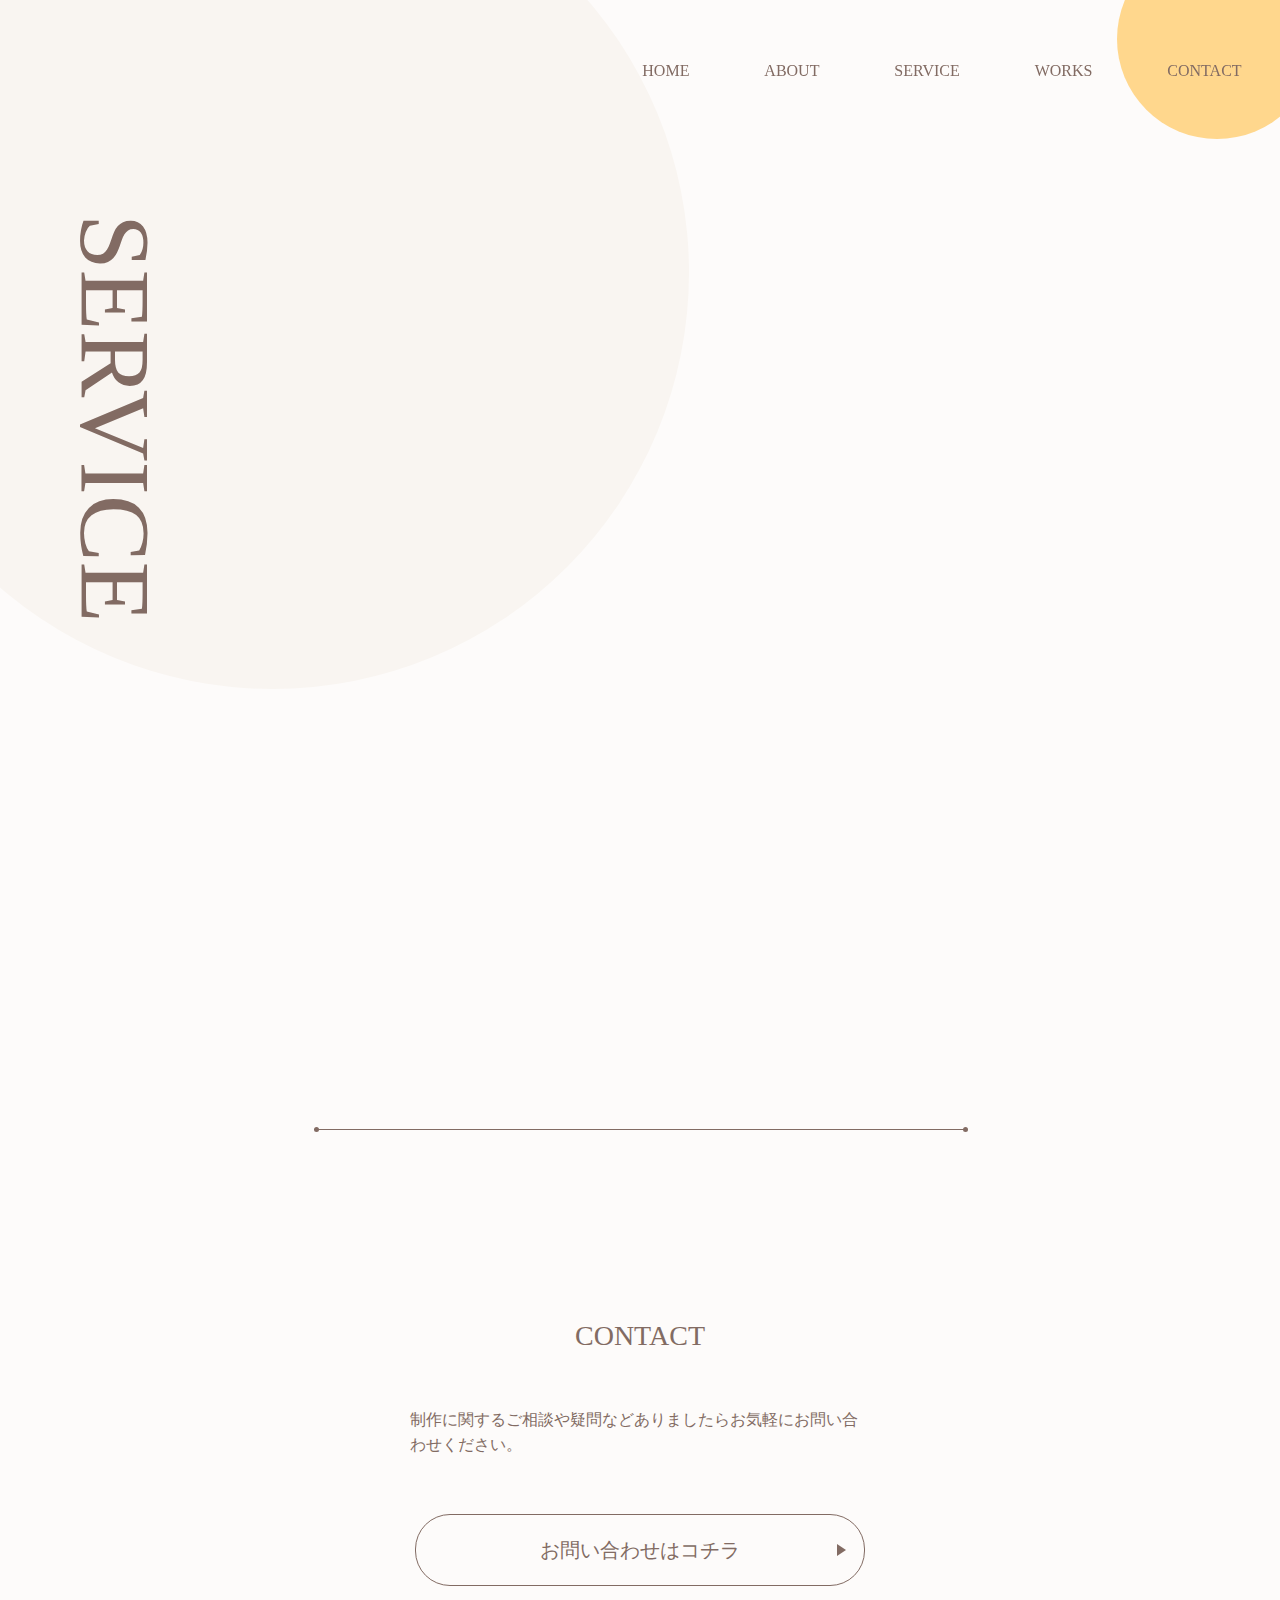
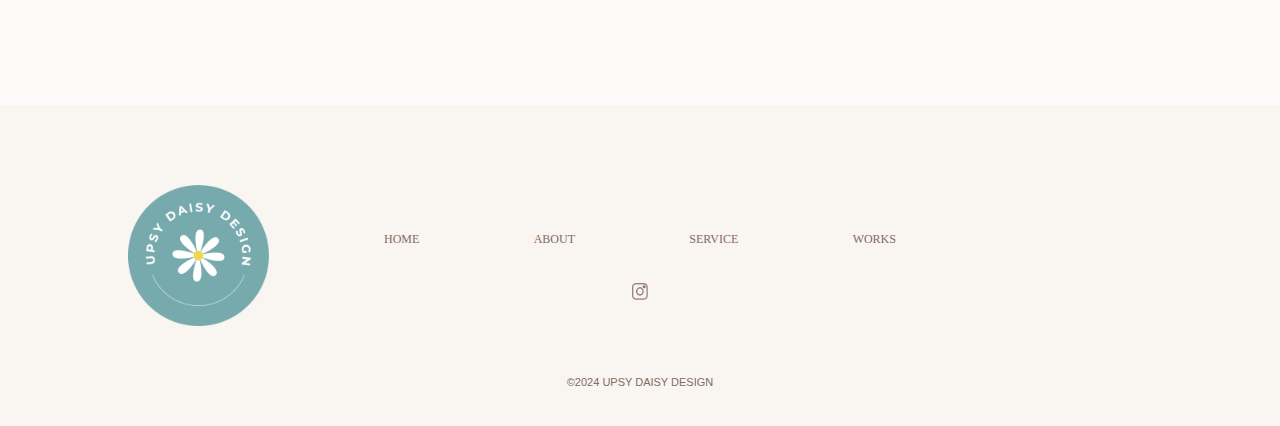
<file: service.html>
<!DOCTYPE html>
<html lang="ja">

<head>
    <meta charset="UTF-8">
    <meta name="viewport" content="width=device-width, initial-scale=1.0">
    <title>SERVICE</title>
    <link rel="stylesheet" href="./css/reset.css">
    <link rel="stylesheet" href="./css/service.css">
    <script src="https://ajax.googleapis.com/ajax/libs/jquery/3.7.1/jquery.min.js"></script>
</head>

<body>

    <body>
        <div class="service">
            <h1>SERVICE</h1>
            <nav class="pc_nav">
                <ul>
                    <li><a href="index.html">HOME</a></li>
                    <li><a href="about.html">ABOUT</a></li>
                    <li><a href="service.html">SERVICE</a></li>
                    <li><a href="works.html">WORKS</a></li>
                    <li class="pc-nav-contact"><a href="contact.html">CONTACT</a></li>

                </ul>
            </nav>
            <div class="sp_btn">
                <span></span>
            </div>
            <nav class="sp_nav">
                <ul>

                    <li><a href="index.html">HOME</a></li>
                    <li><a href="about.html">ABOUT</a></li>
                    <li><a href="index.html">SERVICE</a></li>
                    <li><a href="works.html">WORKS</a></li>
                    <li><a href="contact.html">CONTACT</a></li>
                </ul>
            </nav>
            <div class="service_object"></div>
            <div class="service_box">
                <div class="service_wrap ">
                    <div class="service_frex anim">
                        <div class="service_detail_flame">
                            <img class="img1" src="./images/webdesign@2x.png" alt="パソコンのイラスト">
                            <h3 class="h3_1">Web Design</h3>
                        </div>
                        <p>お客さまの要望やらしさを引き出すヒアリングをするところから、イメージを明確にしていきデザインを作成いたします。目的の達成や課題解決ができるように、寄り添ったサービスをご提供いたします。
                        </p>
                    </div>
                    <div class="service_frex anim">
                        <div class="service_detail_flame">
                            <img class="img2" src="./images/coding@2x.png" alt="コーディングのイラスト">
                            <h3 class="h3_2">Coding</h3>
                        </div>
                        <p>パソコンからスマートフォンまで対応したレスポンシブルなサイト、Javascriptを使用した動きのあるサイトを作成します。デザインの意図を考慮してコーディングをすることでお客様の思いやサービスを反映します。
                        </p>
                    </div>
                    <div class="service_frex anim">
                        <div class="service_detail_flame">
                            <img class="img3" src="./images/graphic@2x.png" alt="グラフィックのイラスト">
                            <h3 class="h3_3">Graphic</h3>
                        </div>
                        <p>チラシ、ショップカードや名刺など、Web媒体以外のデザインも承っております。デザインに関してお悩みがありましたら、遠慮なくご相談ください。
                        </p>
                    </div>
                </div>
            </div>
            <div class="line"></div>
        </div>
        <div class="contact">
            <strong>CONTACT</strong>
            <p class="contact_text">制作に関するご相談や疑問などありましたらお気軽にお問い合わせください。</p>
            <p class="btn btn-triangle-right">
                <a href="./contact.html">お問い合わせはコチラ</a>
            </p>
        </div>
        <footer>
            <div class="logo"><img src="./images/logo.png" alt=""></div>
            <div class="footer_menu">
                <ul>
                    <li><a href="./index.html">HOME</a></li>
                    <li><a href="./about.html">ABOUT</a></li>
                    <li><a href="./service.html">SERVICE</a></li>
                    <li><a href="./works.html">WORKS</a></li>
                </ul>
                <a href="https://www.udd-website.com/"><img src="./images/icon.png" alt="" width="1.3%"
                        height="auto"></a>
            </div>
            <p class="copylight">&copy;2024 UPSY DAISY DESIGN</small>
        </footer>
        <script>
            $(function () {
                $('.sp_btn').on('click', function () {
                    $('.sp_nav').fadeToggle();
                    $('.sp_btn').toggleClass('open')
                })
            })
            $(window).scroll(function () {
                $('.anim').each(function () {
                    var elemPos = $(this).offset().top,
                        scroll = $(window).scrollTop(),
                        windowHeight = $(window).height();

                    if (scroll > elemPos - windowHeight + 150) {
                        $(this).addClass('scrollin');
                    } else {
                        $(this).removeClass('scrollin');
                    }
                });
            });
        </script>
    </body>

</html>
</file>
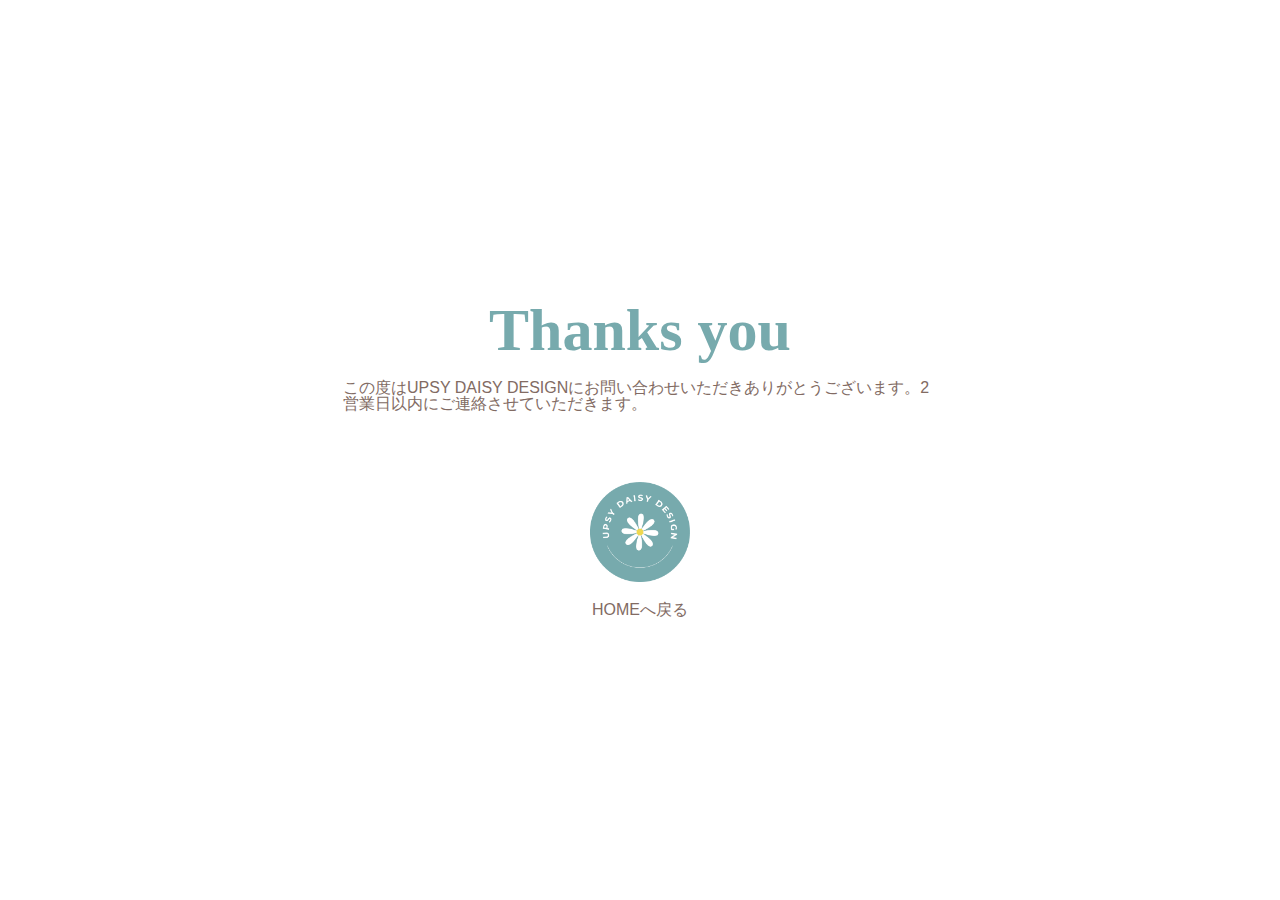
<file: thanks.html>
<!DOCTYPE html>
<html lang="ja">

<head>
    <meta charset="UTF-8">
    <meta name="viewport" content="width=device-width, initial-scale=1.0">
    <title>Document</title>
    <link rel="stylesheet" href="./css/reset.css">
    <link rel="stylesheet" href="./css/thanks.css">
</head>

<body>
    <div class="thanks">
        <h1>Thanks you</h1>
        <p>この度はUPSY DAISY DESIGNにお問い合わせいただきありがとうございます。2営業日以内にご連絡させていただきます。
        </p>
        <div class="logo"><img src="./2x/アセット 3@2x.png" alt=""></div>
        <a href="./index.html">HOMEへ戻る</a>
    </div>

</body>

</html>
</file>
<file: css/service.css>
@charset "utf-8";

body {
  background-color: #f9f5f15d;
}
.service {
  max-width: 100%;
  position: relative;
  overflow: hidden;
}
h1 {
  font-family: Palatino;
  font-weight: lighter;
  font-size: 6.25em;
  position: absolute;
  top: 8.6%;
  left: 5.1%;
  z-index: 1;
  transform: rotate(90deg);
  transform-origin: left bottom;
}
.service ul {
  display: flex;
  justify-content: end;
  gap: 25%;
}
.service li {
  font-family: Palatino;
  font-weight: lighter;
}
.pc_nav {
  position: fixed;
  top: 7%;
  right: 3%;
  z-index: 100;
}
.sp_nav,
.sp_btn {
  display: none;
}

.pc-nav-contact {
  position: relative;
}
.pc-nav-contact::before {
  content: "";
  display: block;
  width: 200px;
  height: 200px;
  background-color: #ffd78d;
  border-radius: 50%;
  position: absolute;
  bottom: -60px;
  left: -50px;
  z-index: -1;
}
@media screen and (max-width: 850px) {
  .pc_nav {
    display: none;
  }
  /*ハンバーガー*/
  .sp_btn {
    display: block;
    height: 23px;
    cursor: pointer;
    position: fixed;
    top: -57px;
    right: -40px;
    z-index: 101;
    width: 158px;
    height: 158px;
    background-color: #ffd78d;
    border-radius: 50%;
  }
  .sp_btn span {
    display: block;
    width: 33px;
    height: 3px;
    background-color: #826b63;
    border-radius: 2px;
    /*位置の調整ー*/
    position: relative;
    top: 95px;
    left: 45px;
    /*ボタンの変化*/
    transition: 0.3s;
  }
  .sp_btn span::before,
  .sp_btn span::after {
    content: "";
    display: block;
    width: 33px;
    height: 3px;
    background-color: #826b63;
    border-radius: 2px;
    position: absolute;
    transition: 0.3s;
  }
  .sp_btn span::before {
    bottom: 10px;
  }
  .sp_btn span::after {
    top: 10px;
  }
  /*ばつ印*/
  .sp_btn.open span {
    background: transparent;
  }
  .sp_btn.open span::before {
    bottom: 0;
    transform: rotate(45deg);
  }
  .sp_btn.open span::after {
    top: 0;
    transform: rotate(-45deg);
  }
  .sp_nav {
    position: fixed;
    top: 0;
    right: 0;
    width: 80%;
    height: 100vh;
    background-color: rgb(255, 255, 255);
    z-index: 100;
  }
  .sp_nav ul {
    display: flex;
    flex-direction: column;
    justify-content: flex-start;
    gap: 20%;
    align-items: flex-start;
    height: 50%;
    padding: 35% 0 0 30%;
  }
  .sp_nav ul li {
    color: #826b63;
    font-size: 30px;
    font-family: Palatino;
  }
}

.service_object {
  width: 833px;
  aspect-ratio: 1;
  border-radius: 50%;
  background-color: #f9f5f1;
  position: absolute;
  top: -144px;
  left: -144px;
  z-index: -1;
}
.service_box {
  max-width: 75%;
  margin: 20% auto 10% auto;
  position: relative;
}
.service_wrap {
  display: flex;
  justify-content: center;
  max-width: 100%;
  margin: 0 auto;
  padding-top: 5%;
}

.service_frex {
  width: 88%;
  margin: 0 auto 10% auto;
}

.service_detail_flame {
  width: 82%;
  aspect-ratio: 0.75;
  background-color: #fff;
  border-radius: 150px 150px 0 0;
  margin: 0 auto;
  position: relative;
}
.service_frex h3 {
  font-size: 2.4rem;
  font-family: Palatino;
  font-weight: lighter;
}
.h3_1 {
  text-align: center;
  padding-top: 100%;
}
.h3_2 {
  text-align: center;
  padding-top: 100%;
}
.h3_3 {
  text-align: center;
  padding-top: 100%;
}
.service_frex .img1 {
  width: 90%;
  height: auto;
  position: absolute;
  top: 2%;
  left: 6%;
}
.service_frex .img2 {
  width: 90%;
  height: auto;
  position: absolute;
  top: 2%;
  left: 6%;
}
.service_frex .img3 {
  width: 90%;
  height: auto;
  position: absolute;
  top: 2%;
  left: 6%;
}
.service_frex p {
  width: 80%;
  line-height: 1.8rem;
  margin: 7% auto;
}

.anim {
  opacity: 0;
  transform: translate(0, 0);
  transition: all 1.5s;
  transform: translate(0, 40%);
}
.scrollin {
  opacity: 1 !important;
  transform: translate(0, 0) !important;
}
@media screen and (max-width: 1150px) {
  .service_wrap {
    max-width: 88%;
  }
  .service_frex h3 {
    font-size: 3vw;
  }
}
@media screen and (max-width: 850px) {
  .service_object {
    width: 108%;
    aspect-ratio: 1;
    right: 10%;
  }
  h1 {
    font-size: 13vw;
    top: 6%;
  }
  .service_box {
    margin-top: 80%;
  }
  .service_wrap {
    max-width: 88%;
    flex-direction: column;
    align-items: flex-start;
    padding-top: 20%;
    margin-bottom: 20%;
  }

  .service_frex {
    width: 100%;
    margin: 0 auto !important;
    padding-bottom: 10%;
  }
  .service_detail_flame {
    width: 100%;
    border-radius: 250px 250px 0 0;
  }
  .service_frex p {
    width: 100%;
  }
  .service_title {
    top: 4%;
  }
  .service_title h2 {
    font-size: 11vw;
  }
  .cservice_title p {
    font-size: 2.4vw;
  }
  .service_frex h3 {
    font-size: 10.4vw;
  }
  .leaf_service_bg {
    top: 6%;
    left: 6%;
    width: 16%;
  }
  .flower_service_bg {
    width: 15%;
    top: 90%;
    left: 10%;
  }
}

.line {
  align-items: center;
  border-bottom: solid 1px#826b63;
  box-sizing: border-box;
  display: flex;
  justify-content: center;
  padding-bottom: 5px;
  position: relative;
  max-width: 51%;
  margin: 0 auto 15% auto;
}
.line::after,
.line::before {
  content: "";
  background: #826b63;
  border-radius: 50%;
  height: 5px;
  width: 5px;
  bottom: -3px;
  position: absolute;
}
.line::after {
  right: -2px;
}
.line::before {
  left: 0;
}

.contact {
  text-align: center;
}
.contact strong {
  display: block;
  font-size: 28px;
  font-family: Palatino;
  font-weight: lighter;
  padding-bottom: 4.4%;
}

.contact .contact_text {
  max-width: 36%;
  margin: 0 auto;
  text-align: left;
  line-height: 1.6;
  margin-bottom: 4.4%;
}
/* ボタンのスタイル */
.btn a {
  position: relative;
  display: block;
  width: 35%;
  margin: 0 auto 9.3% auto;
  padding: 25px 0;
  border: solid 1px #826b63;
  border-radius: 35px;
  font-size: 20px;
  color: #826b63;
  text-decoration: none;
  text-align: center;
}

/* アイコンのスタイル */
.btn-triangle-right a::after {
  content: "";
  position: absolute;
  top: 0;
  bottom: 0;
  right: 4%;
  width: 0;
  height: 0;
  margin: auto;
  border-top: 6px solid transparent;
  border-right: 0 solid transparent;
  border-left: 9px solid #826b63;
  border-bottom: 6px solid transparent;
  box-sizing: border-box;
}
@media screen and (max-width: 767px) {
  .line {
    margin: 15% auto 15% auto;
    max-width: 70%;
  }
  .contact strong {
    padding: 6% 0;
  }
  .contact .contact_text {
    line-height: 1.6;
    max-width: 80%;
  }
  .btn a {
    width: 300px;
    margin: 10% auto 30% auto;
  }
}
footer {
  background-color: #f9f5f1;
  position: relative;
}
footer .logo img {
  width: 11%;
  aspect-ratio: 1;
  position: absolute;
  top: 25%;
  left: 10%;
}
.footer_menu ul {
  max-width: 100%;
  display: flex;
  justify-content: space-between;
  margin: 0 30%;
  padding: 10% 0 3% 0;
  gap: 0;
}
.footer_menu li {
  font-family: Palatino;
  font-weight: lighter;
  font-size: 12px;
}
.footer_menu img {
  display: block;
  margin: 0 auto;
  padding-bottom: 6%;
  width: 1.3%;
  height: auto;
}
small {
  font-size: 11px;
  display: flex;
  justify-content: center;
  align-items: center;
  padding-bottom: 3%;
}
.copylight {
  font-size: 11px;
  text-align: center;
  padding-bottom: 3%;
}
@media screen and (max-width: 767px) {
  .line {
    margin: 15% auto 15% auto;
    max-width: 70%;
  }
  footer .logo img {
    display: block;
    position: initial;
    width: 150px;
    aspect-ratio: 1;
    padding-top: 70px;
    margin: 0 auto;
  }

  .footer_menu ul {
    display: flex;
    flex-direction: column;
    margin-left: 10%;
  }
  .footer_menu li {
    font-family: Palatino;
    font-weight: lighter;
    font-size: 30px;
    line-height: 3em;
  }
  .footer_menu img {
    display: block;
    margin-left: 10%;
    padding-bottom: 6%;
    width: 36px;
    height: auto;
  }
}
</file>
<file: css/thanks.css>
@charset "utf-8";
.thanks {
  max-width: 1080px;
  margin: 300px auto 0 auto;
}

h1 {
  font-family: Palatino;
  font-size: 60px;
  text-align: center;
  color: #77aaad;
  margin-bottom: 20px;
}
p {
  width: 55%;
  margin: 0 auto 70px auto;
  padding: 0 5px;
}
.logo {
  width: 100px;
  height: auto;
  margin: 0 auto;
}
a {
  display: block;
  text-align: center;
  margin: 20px;
}
@media screen and (max-width: 767px) {
  .thanks {
    max-width: 80%;
    margin: 200px auto 0 auto;
  }
  h1 {
    font-size: 9vw;
  }
  p {
    width: 100%;
  }
}
</file>
